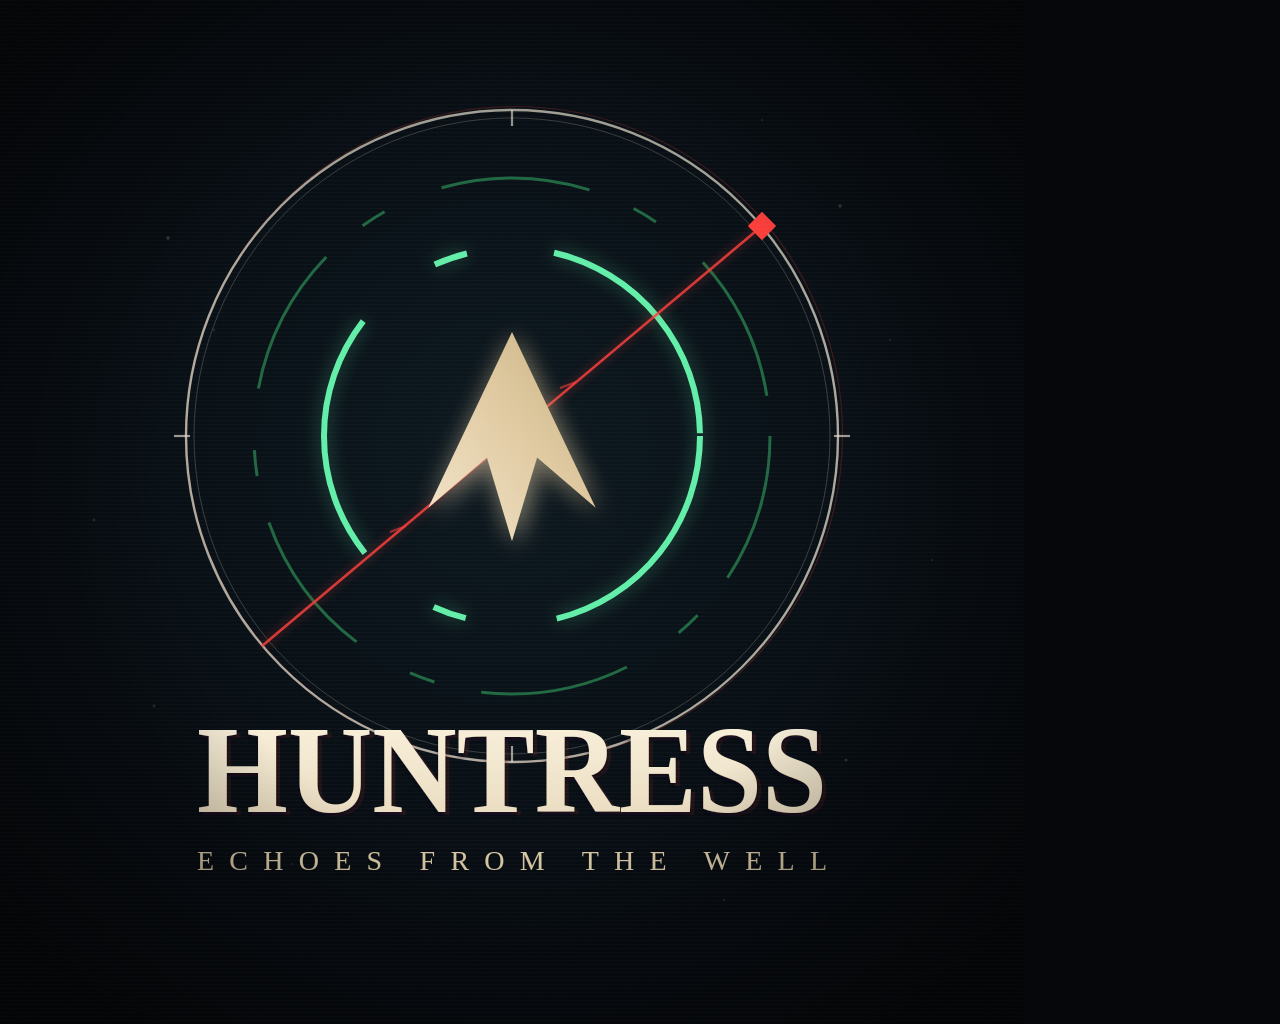
<file: art/icon/huntress/huntress_icon.html>
<!doctype html><html><head><meta charset="utf-8"><style>
@font-face{font-family:'AvenirX';src:url('file:///System/Library/Fonts/Avenir Next Condensed.ttc');}
@font-face{font-family:'DINX';src:url('file:///System/Library/Fonts/Supplemental/DIN Condensed Bold.ttf');}
html,body{margin:0;padding:0;width:1024px;height:1024px;overflow:hidden;background:#05070A;}
svg{display:block;width:1024px;height:1024px;}
</style></head><body>
<svg xmlns="http://www.w3.org/2000/svg" viewBox="0 0 1024 1024">
<defs>
  <radialGradient id="space" cx="0.5" cy="0.44" r="0.72">
    <stop offset="0" stop-color="#0A161D"/>
    <stop offset="0.55" stop-color="#050B11"/>
    <stop offset="1" stop-color="#02050A"/>
  </radialGradient>
  <radialGradient id="vignette" cx="0.5" cy="0.48" r="0.62">
    <stop offset="0.55" stop-color="#000000" stop-opacity="0"/>
    <stop offset="1" stop-color="#000000" stop-opacity="0.55"/>
  </radialGradient>
  <filter id="grain"><feTurbulence type="fractalNoise" baseFrequency="0.82" numOctaves="3" seed="29" result="n"/><feColorMatrix in="n" type="saturate" values="0"/><feComponentTransfer><feFuncA type="linear" slope="0.5"/></feComponentTransfer></filter>
  <filter id="greenGlow" x="-40%" y="-40%" width="180%" height="180%"><feGaussianBlur stdDeviation="9"/></filter>
  <filter id="softShadow" x="-20%" y="-20%" width="140%" height="150%">
    <feDropShadow dx="0" dy="4" stdDeviation="2.2" flood-color="#02050A" flood-opacity="0.55"/>
  </filter>
  <filter id="redGlow" x="-40%" y="-40%" width="180%" height="180%"><feGaussianBlur stdDeviation="5"/></filter>
  <filter id="creamGlow" x="-50%" y="-50%" width="200%" height="200%"><feGaussianBlur stdDeviation="12"/></filter>
  <linearGradient id="moonGold" x1="0" y1="0" x2="1" y2="1">
    <stop offset="0" stop-color="#F3E6CB"/><stop offset="0.55" stop-color="#E0C9A0"/><stop offset="1" stop-color="#C6AE7E"/>
  </linearGradient>
  <linearGradient id="wordCream" x1="0" y1="0" x2="0" y2="1">
    <stop offset="0" stop-color="#FCF4E0"/><stop offset="1" stop-color="#E7D8BA"/>
  </linearGradient>
  <pattern id="scan" width="4" height="4" patternUnits="userSpaceOnUse">
    <rect width="4" height="1" fill="#C8DBD2" opacity="0.028"/>
  </pattern>
  <!-- solid abstract huntress mark: one shape, aircraft / beast-track double read -->
  <g id="huntressMark">
    <path d="M 0 0 L -42 20 L -30 6 L -50 0 L -30 -6 L -42 -20 Z" fill="url(#moonGold)"/>
  </g>
</defs>
<g>
  <rect width="1024" height="1024" fill="url(#space)"/>

  <!-- deep-space dust, no star shapes -->
  <g fill="#E9E2D0">
    <circle cx="168" cy="238" r="1.8" opacity="0.22"/><circle cx="214" cy="330" r="1.1" opacity="0.16"/>
    <circle cx="312" cy="178" r="1.4" opacity="0.16"/><circle cx="840" cy="206" r="1.8" opacity="0.20"/>
    <circle cx="890" cy="340" r="1.1" opacity="0.14"/><circle cx="762" cy="120" r="1.2" opacity="0.12"/>
    <circle cx="154" cy="706" r="1.4" opacity="0.16"/><circle cx="846" cy="760" r="1.6" opacity="0.18"/>
    <circle cx="292" cy="864" r="1.1" opacity="0.12"/><circle cx="724" cy="900" r="1.3" opacity="0.12"/>
    <circle cx="932" cy="560" r="1.2" opacity="0.12"/><circle cx="94" cy="520" r="1.4" opacity="0.14"/>
  </g>

  <!-- outer well rim: cream ring + red misregistration + technical ticks -->
  <g fill="none">
    <circle cx="512" cy="436" r="328" stroke="#C8322B" stroke-width="1.2" opacity="0.28" transform="translate(2.5,-1.5)"/>
    <circle cx="512" cy="436" r="326" stroke="#E9E2D0" stroke-width="2.4" opacity="0.72"/>
    <circle cx="512" cy="436" r="318" stroke="#E9E2D0" stroke-width="1" opacity="0.22"/>
  </g>
  <g stroke="#E9E2D0" stroke-width="2.2" opacity="0.65">
    <path d="M 512 110 L 512 126"/><path d="M 512 746 L 512 762"/>
    <path d="M 174 436 L 190 436"/><path d="M 834 436 L 850 436"/>
  </g>

  <!-- green echo / life pulse rings -->
  <g fill="none">
    <circle cx="512" cy="436" r="188" stroke="#69FFB4" stroke-width="7" stroke-dasharray="250 92 34 88" opacity="0.32" filter="url(#greenGlow)"/>
    <circle cx="512" cy="436" r="188" stroke="#69FFB4" stroke-width="6" stroke-dasharray="250 92 34 88" opacity="0.92"/>
    <circle cx="512" cy="436" r="258" stroke="#3AD274" stroke-width="3" stroke-dasharray="150 48 26 62" opacity="0.45"/>
  </g>

  <!-- red scan beam -->
  <g>
    <path d="M 262 646 L 762 226" stroke="#FF3E3A" stroke-width="6" opacity="0.20" filter="url(#redGlow)"/>
    <path d="M 262 646 L 762 226" stroke="#FF3E3A" stroke-width="2.6" opacity="0.82"/>
    <path d="M 390 532 L 406 526" stroke="#FF3E3A" stroke-width="2" opacity="0.55"/>
    <path d="M 560 388 L 576 382" stroke="#FF3E3A" stroke-width="2" opacity="0.55"/>
    <rect x="752" y="216" width="20" height="20" transform="rotate(45 762 226)" fill="#FF3E3A"/>
  </g>

  <!-- shadow / lift for the mark -->
  <g opacity="0.38" filter="url(#creamGlow)" transform="translate(5,8)"><g transform="translate(512,332) rotate(-90) scale(4.185)"><use href="#huntressMark"/></g></g>
  <g opacity="0.20" filter="url(#creamGlow)"><g transform="translate(512,332) rotate(-90) scale(4.185)"><use href="#huntressMark"/></g></g>

  <!-- the abstract huntress mark -->
  <g opacity="0.10" filter="url(#creamGlow)"><g transform="translate(512,332) rotate(-90) scale(4.185)"><use href="#huntressMark"/></g></g>
  <g transform="translate(512,332) rotate(-90) scale(4.185)"><use href="#huntressMark"/></g>

  <!-- wordmark: only the game name -->
  <text x="516" y="815" font-family="AvenirX" font-weight="900" font-size="124" textLength="630" lengthAdjust="spacingAndGlyphs" fill="#C8322B" text-anchor="middle" opacity="0.15">HUNTRESS</text>
  <text x="512" y="812" font-family="AvenirX" font-weight="900" font-size="124" textLength="630" lengthAdjust="spacingAndGlyphs" fill="url(#wordCream)" text-anchor="middle" filter="url(#softShadow)">HUNTRESS</text>
  <text x="512" y="870" font-family="DINX" font-size="28" letter-spacing="0" textLength="630" lengthAdjust="spacing" fill="#DCCCA8" text-anchor="middle" filter="url(#softShadow)">ECHOES FROM THE WELL</text>

  <!-- texture: scanlines, vignette, grain -->
  <rect width="1024" height="1024" fill="url(#scan)"/>
  <rect width="1024" height="1024" fill="url(#vignette)"/>
  <rect width="1024" height="1024" filter="url(#grain)" opacity="0.05" style="mix-blend-mode:screen"/>
</g>
</svg>
</body></html>
</file>
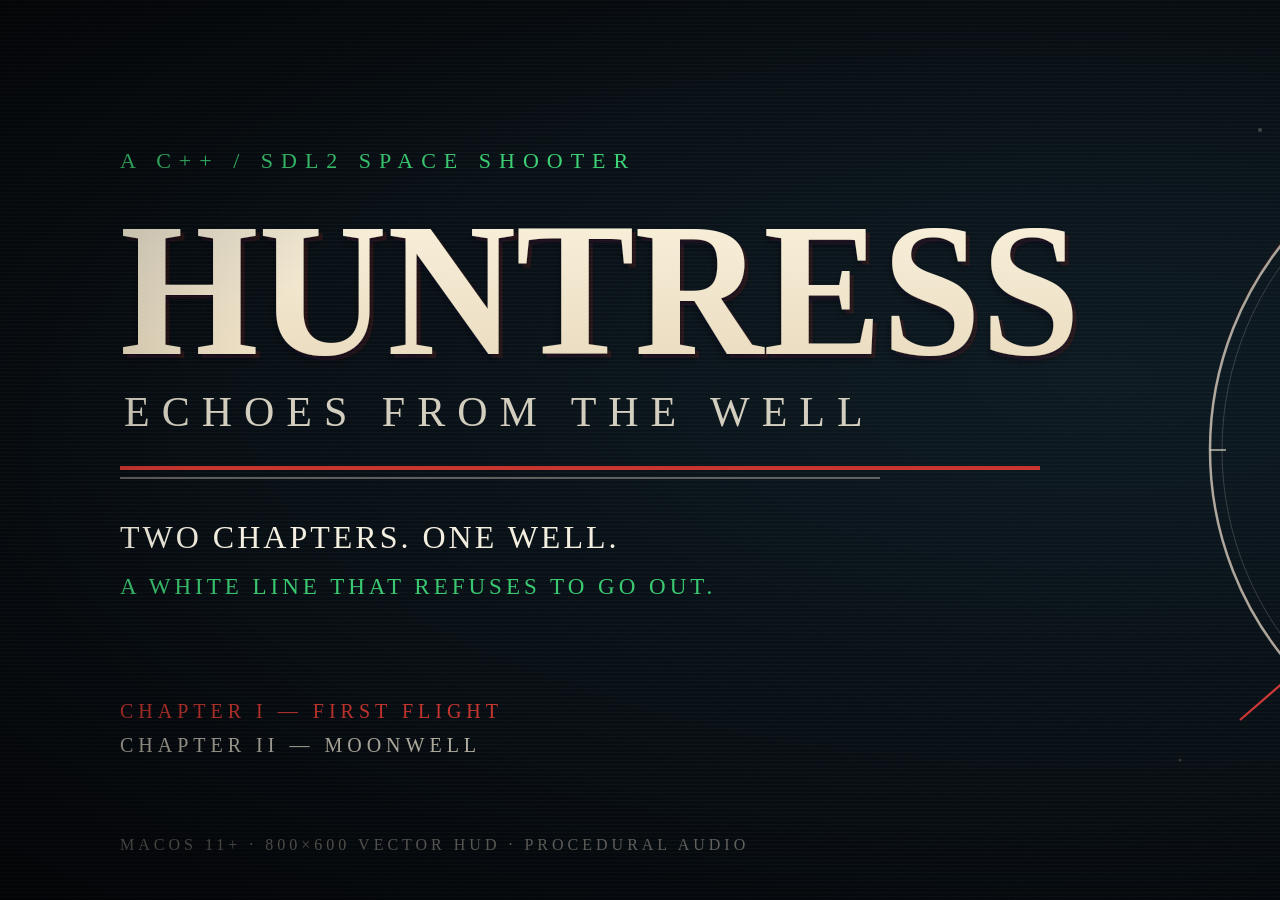
<file: art/readme/src/hero.html>
<!doctype html><html><head><meta charset="utf-8"><style>
@font-face{font-family:'AvenirX';src:url('file:///System/Library/Fonts/Avenir Next Condensed.ttc');}
@font-face{font-family:'DINX';src:url('file:///System/Library/Fonts/Supplemental/DIN Condensed Bold.ttf');}
html,body{margin:0;padding:0;width:2000px;height:900px;overflow:hidden;background:#02050A;}
svg{display:block;width:2000px;height:900px}
</style></head><body>
<svg xmlns="http://www.w3.org/2000/svg" viewBox="0 0 2000 900">
<defs>
 <radialGradient id="bg" cx="0.55" cy="0.42" r="0.8"><stop offset="0" stop-color="#0B1820"/><stop offset="0.6" stop-color="#050B11"/><stop offset="1" stop-color="#02050A"/></radialGradient>
 <radialGradient id="vig" cx="0.5" cy="0.5" r="0.72"><stop offset=".55" stop-color="#000" stop-opacity="0"/><stop offset="1" stop-color="#000" stop-opacity=".6"/></radialGradient>
 <linearGradient id="gold" x1="0" y1="0" x2="1" y2="1"><stop offset="0" stop-color="#F3E6CB"/><stop offset=".55" stop-color="#E0C9A0"/><stop offset="1" stop-color="#C6AE7E"/></linearGradient>
 <linearGradient id="cream" x1="0" y1="0" x2="0" y2="1"><stop offset="0" stop-color="#FCF4E0"/><stop offset="1" stop-color="#E7D8BA"/></linearGradient>
 <filter id="grain"><feTurbulence type="fractalNoise" baseFrequency=".8" numOctaves="3" seed="13" result="n"/><feColorMatrix in="n" type="saturate" values="0"/><feComponentTransfer><feFuncA type="linear" slope=".5"/></feComponentTransfer></filter>
 <filter id="glow"><feGaussianBlur stdDeviation="10"/></filter>
 <filter id="soft"><feDropShadow dx="0" dy="5" stdDeviation="4" flood-color="#02050A" flood-opacity=".6"/></filter>
 <pattern id="scan" width="4" height="4" patternUnits="userSpaceOnUse"><rect width="4" height="1" fill="#C8DBD2" opacity=".035"/></pattern>
 <g id="mark"><path d="M 0 0 L -42 20 L -30 6 L -50 0 L -30 -6 L -42 -20 Z" fill="url(#gold)"/></g>
</defs>
<rect width="2000" height="900" fill="url(#bg)"/>
<!-- dust -->
<g fill="#E9E2D0">
 <circle cx="1260" cy="130" r="2" opacity=".25"/><circle cx="1830" cy="180" r="1.5" opacity=".22"/><circle cx="1900" cy="650" r="2" opacity=".2"/>
 <circle cx="1180" cy="760" r="1.5" opacity=".18"/><circle cx="1650" cy="90" r="1.2" opacity=".2"/><circle cx="1850" cy="440" r="1.3" opacity=".16"/>
</g>
<!-- title block -->
<text x="120" y="168" font-family="DINX" font-size="22" letter-spacing="8" fill="#3AD274">A C++ / SDL2 SPACE SHOOTER</text>
<text x="124" y="358" font-family="AvenirX" font-weight="900" font-size="190" textLength="960" lengthAdjust="spacingAndGlyphs" fill="#C8322B" opacity=".18">HUNTRESS</text>
<text x="120" y="354" font-family="AvenirX" font-weight="900" font-size="190" textLength="960" lengthAdjust="spacingAndGlyphs" fill="url(#cream)" filter="url(#soft)">HUNTRESS</text>
<text x="124" y="426" font-family="DINX" font-size="42" letter-spacing="12" fill="#E9E2D0" opacity=".9">ECHOES FROM THE WELL</text>
<path d="M 120 468 L 1040 468" stroke="#C8322B" stroke-width="4"/>
<path d="M 120 478 L 880 478" stroke="#E9E2D0" stroke-width="1.5" opacity=".5"/>
<text x="120" y="548" font-family="DINX" font-size="32" letter-spacing="3" fill="#F4EFE0">TWO CHAPTERS. ONE WELL.</text>
<text x="120" y="594" font-family="DINX" font-size="23" letter-spacing="4" fill="#3AD274" opacity=".95">A WHITE LINE THAT REFUSES TO GO OUT.</text>
<text x="120" y="718" font-family="DINX" font-size="20" letter-spacing="5" fill="#C8322B">CHAPTER I — FIRST FLIGHT</text>
<text x="120" y="752" font-family="DINX" font-size="20" letter-spacing="5" fill="#E9E2D0" opacity=".8">CHAPTER II — MOONWELL</text>
<text x="120" y="850" font-family="DINX" font-size="16" letter-spacing="4" fill="#E9E2D0" opacity=".45">MACOS 11+ · 800×600 VECTOR HUD · PROCEDURAL AUDIO</text>
<!-- right emblem -->
<g transform="translate(1540,450)">
 <circle r="332" fill="none" stroke="#C8322B" stroke-width="1.2" opacity=".25" transform="translate(2,-2)"/>
 <circle r="330" fill="none" stroke="#E9E2D0" stroke-width="2.5" opacity=".7"/>
 <circle r="318" fill="none" stroke="#E9E2D0" stroke-width="1" opacity=".2"/>
 <g stroke="#E9E2D0" stroke-width="2" opacity=".6"><path d="M 0 -330 L 0 -314"/><path d="M 0 330 L 0 314"/><path d="M -330 0 L -314 0"/><path d="M 330 0 L 314 0"/></g>
 <g fill="none">
  <circle r="188" stroke="#69FFB4" stroke-width="6" stroke-dasharray="250 92 34 88" opacity=".3" filter="url(#glow)"/>
  <circle r="188" stroke="#69FFB4" stroke-width="5.5" stroke-dasharray="250 92 34 88" opacity=".9"/>
  <circle r="252" stroke="#3AD274" stroke-width="3" stroke-dasharray="150 48 26 62" opacity=".5"/>
 </g>
 <path d="M -300 270 L 300 -250" stroke="#FF3E3A" stroke-width="2.2" opacity=".8"/>
 <rect x="292" y="-262" width="18" height="18" transform="rotate(45 300 -252)" fill="#FF3E3A"/>
 <g opacity=".16" filter="url(#glow)"><g transform="translate(0,-160) rotate(-90) scale(6.4)"><use href="#mark"/></g></g>
 <g transform="translate(0,-160) rotate(-90) scale(6.4)"><use href="#mark"/></g>
</g>
<rect width="2000" height="900" fill="url(#scan)"/>
<rect width="2000" height="900" fill="url(#vig)"/>
<rect width="2000" height="900" filter="url(#grain)" opacity=".045" style="mix-blend-mode:screen"/>
</svg>
</body></html>
</file>
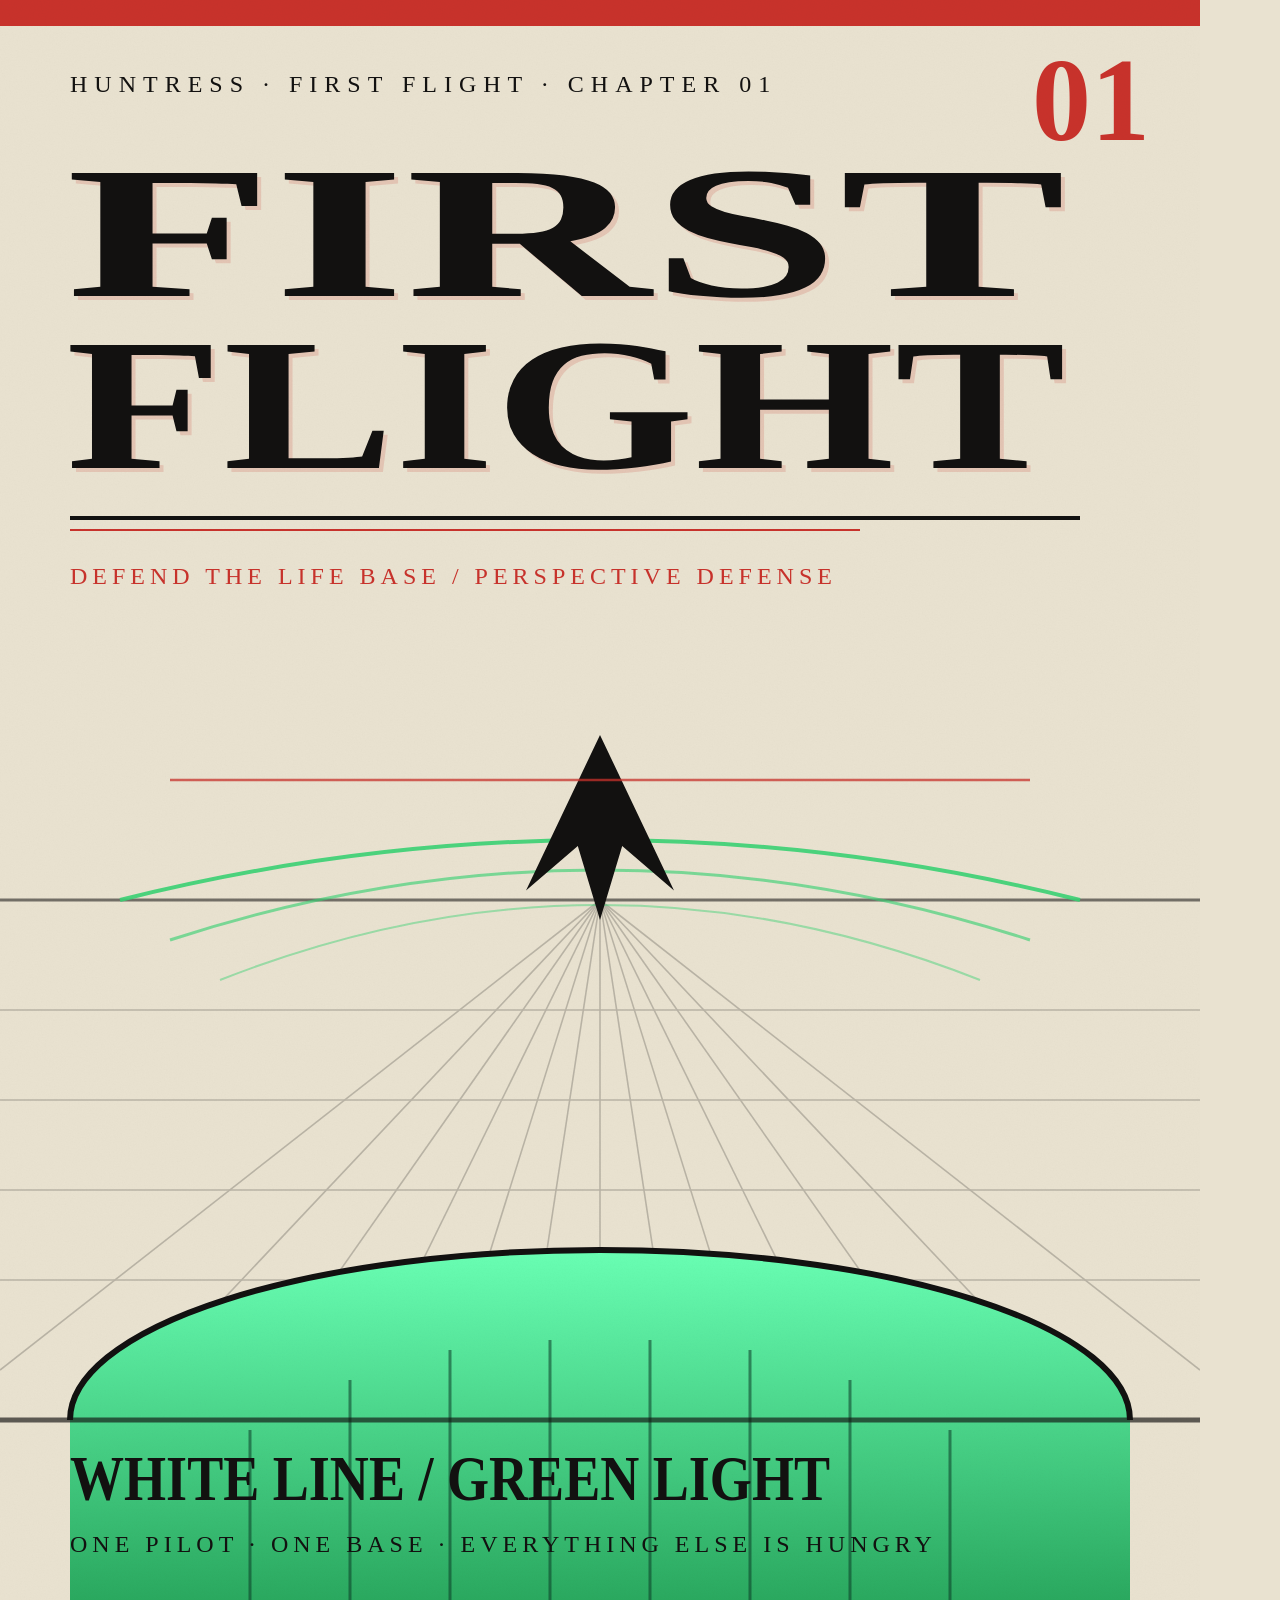
<file: art/readme/src/poster_first_flight.html>
<!doctype html><html><head><meta charset="utf-8"><style>
@font-face{font-family:'AvenirX';src:url('file:///System/Library/Fonts/Avenir Next Condensed.ttc');}
@font-face{font-family:'DINX';src:url('file:///System/Library/Fonts/Supplemental/DIN Condensed Bold.ttf');}
html,body{margin:0;padding:0;width:1200px;height:1600px;overflow:hidden;background:#E9E2D0;}
svg{display:block;width:1200px;height:1600px}
</style></head><body>
<svg xmlns="http://www.w3.org/2000/svg" viewBox="0 0 1200 1600">
<defs>
 <filter id="grain"><feTurbulence type="fractalNoise" baseFrequency=".75" numOctaves="3" seed="23" result="n"/><feColorMatrix in="n" type="saturate" values="0"/><feComponentTransfer><feFuncA type="linear" slope=".5"/></feComponentTransfer></filter>
 <linearGradient id="greenFade" x1="0" y1="0" x2="0" y2="1"><stop offset="0" stop-color="#69FFB4"/><stop offset="1" stop-color="#2AA95F"/></linearGradient>
 <g id="mark"><path d="M 0 0 L -42 20 L -30 6 L -50 0 L -30 -6 L -42 -20 Z" fill="#121110"/></g>
</defs>
<rect width="1200" height="1600" fill="#E9E2D0"/>
<!-- top strip -->
<rect width="1200" height="26" fill="#C8322B"/>
<text x="70" y="92" font-family="DINX" font-size="24" letter-spacing="7" fill="#121110">HUNTRESS · FIRST FLIGHT · CHAPTER 01</text>
<text x="70" y="300" font-family="AvenirX" font-weight="900" font-size="188" textLength="1000" lengthAdjust="spacingAndGlyphs" fill="#C8322B" opacity=".16">FIRST</text>
<text x="66" y="296" font-family="AvenirX" font-weight="900" font-size="188" textLength="1000" lengthAdjust="spacingAndGlyphs" fill="#121110">FIRST</text>
<text x="70" y="472" font-family="AvenirX" font-weight="900" font-size="188" textLength="1000" lengthAdjust="spacingAndGlyphs" fill="#C8322B" opacity=".16">FLIGHT</text>
<text x="66" y="468" font-family="AvenirX" font-weight="900" font-size="188" textLength="1000" lengthAdjust="spacingAndGlyphs" fill="#121110">FLIGHT</text>
<text x="1032" y="140" font-family="AvenirX" font-weight="900" font-size="118" fill="#C8322B">01</text>
<path d="M 70 518 L 1080 518" stroke="#121110" stroke-width="4"/>
<path d="M 70 530 L 860 530" stroke="#C8322B" stroke-width="2"/>
<text x="70" y="584" font-family="DINX" font-size="24" letter-spacing="5" fill="#C8322B">DEFEND THE LIFE BASE / PERSPECTIVE DEFENSE</text>

<!-- perspective grid -->
<g stroke="#121110" stroke-width="1.6" opacity=".22">
 <path d="M 600 900 L 0 1370"/><path d="M 600 900 L 100 1430"/><path d="M 600 900 L 200 1470"/><path d="M 600 900 L 300 1510"/><path d="M 600 900 L 400 1540"/><path d="M 600 900 L 500 1560"/><path d="M 600 900 L 600 1570"/><path d="M 600 900 L 700 1560"/><path d="M 600 900 L 800 1540"/><path d="M 600 900 L 900 1510"/><path d="M 600 900 L 1000 1470"/><path d="M 600 900 L 1100 1430"/><path d="M 600 900 L 1200 1370"/>
 <path d="M 0 1010 L 1200 1010"/><path d="M 0 1100 L 1200 1100"/><path d="M 0 1190 L 1200 1190"/><path d="M 0 1280 L 1200 1280"/>
</g>
<!-- horizon -->
<path d="M 0 900 L 1200 900" stroke="#121110" stroke-width="3" opacity=".55"/>

<!-- green shockwave arcs -->
<g fill="none" stroke="#3AD274" opacity=".9">
 <path d="M 120 900 Q 600 780 1080 900" stroke-width="4"/>
 <path d="M 170 940 Q 600 800 1030 940" stroke-width="3" opacity=".7"/>
 <path d="M 220 980 Q 600 830 980 980" stroke-width="2" opacity=".5"/>
</g>

<!-- plane -->
<g transform="translate(600,735) rotate(-90) scale(3.7)">
 <use href="#mark"/>
</g>
<path d="M 170 780 L 1030 780" stroke="#C8322B" stroke-width="2.5" opacity=".75"/>

<!-- green base dome -->
<path d="M 70 1600 L 70 1420 A 530 170 0 0 1 1130 1420 L 1130 1600 Z" fill="url(#greenFade)"/>
<path d="M 70 1420 A 530 170 0 0 1 1130 1420" fill="none" stroke="#121110" stroke-width="6"/>
<g stroke="#0B3B26" stroke-width="3" opacity=".55">
 <path d="M 250 1430 L 250 1600"/><path d="M 350 1380 L 350 1600"/><path d="M 450 1350 L 450 1600"/><path d="M 550 1340 L 550 1600"/><path d="M 650 1340 L 650 1600"/><path d="M 750 1350 L 750 1600"/><path d="M 850 1380 L 850 1600"/><path d="M 950 1430 L 950 1600"/>
</g>
<path d="M 0 1420 L 1200 1420" stroke="#121110" stroke-width="5" opacity=".65"/>

<!-- bottom type -->
<text x="70" y="1500" font-family="AvenirX" font-weight="900" font-size="64" textLength="760" lengthAdjust="spacingAndGlyphs" fill="#121110">WHITE LINE / GREEN LIGHT</text>
<text x="70" y="1552" font-family="DINX" font-size="24" letter-spacing="5" fill="#121110">ONE PILOT · ONE BASE · EVERYTHING ELSE IS HUNGRY</text>

<!-- paper grain -->
<rect width="1200" height="1600" filter="url(#grain)" opacity=".075" style="mix-blend-mode:multiply"/>
</svg>
</body></html>
</file>
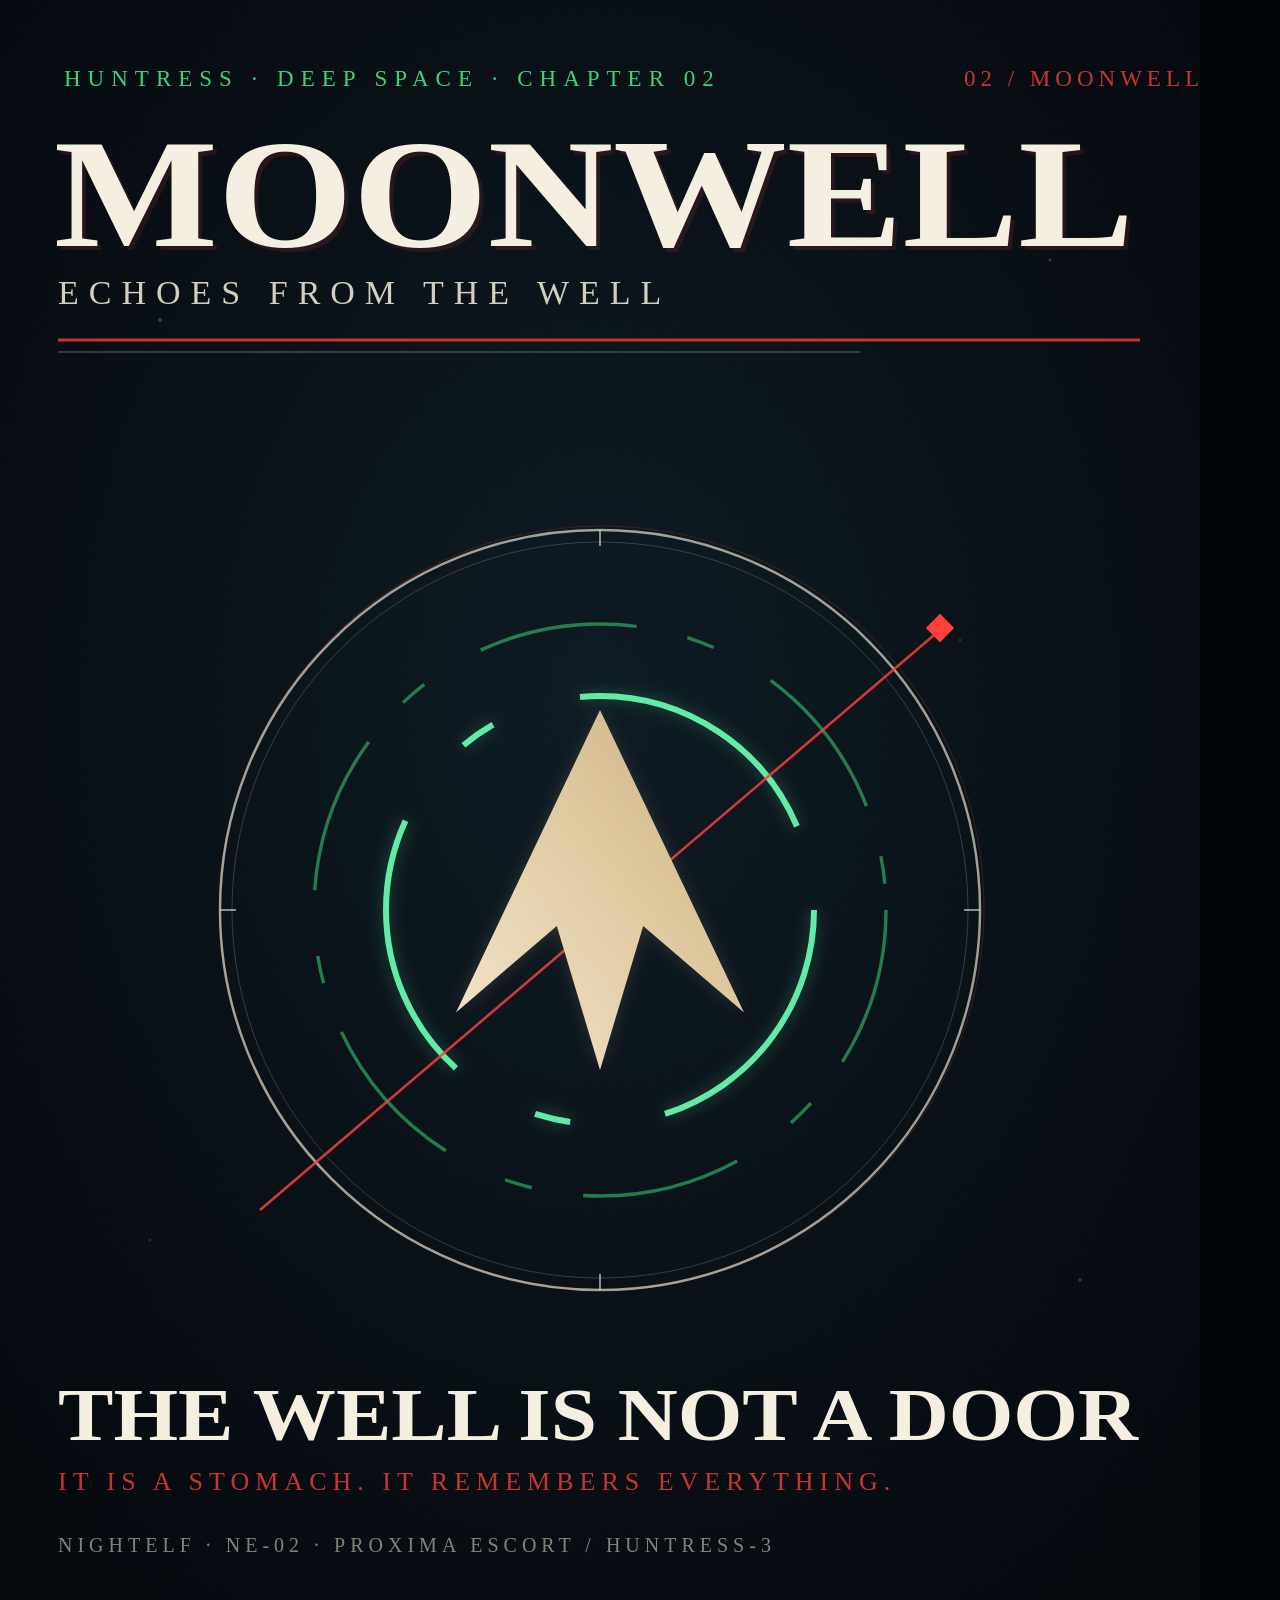
<file: art/readme/src/poster_moonwell.html>
<!doctype html><html><head><meta charset="utf-8"><style>
@font-face{font-family:'AvenirX';src:url('file:///System/Library/Fonts/Avenir Next Condensed.ttc');}
@font-face{font-family:'DINX';src:url('file:///System/Library/Fonts/Supplemental/DIN Condensed Bold.ttf');}
html,body{margin:0;padding:0;width:1200px;height:1600px;overflow:hidden;background:#02050A;}
svg{display:block;width:1200px;height:1600px}
</style></head><body>
<svg xmlns="http://www.w3.org/2000/svg" viewBox="0 0 1200 1600">
<defs>
 <radialGradient id="bg" cx=".5" cy=".44" r=".8"><stop offset="0" stop-color="#0B1820"/><stop offset=".6" stop-color="#050B11"/><stop offset="1" stop-color="#02050A"/></radialGradient>
 <linearGradient id="gold" x1="0" y1="0" x2="1" y2="1"><stop offset="0" stop-color="#F3E6CB"/><stop offset=".55" stop-color="#E0C9A0"/><stop offset="1" stop-color="#C6AE7E"/></linearGradient>
 <filter id="grain"><feTurbulence type="fractalNoise" baseFrequency=".8" numOctaves="3" seed="31" result="n"/><feColorMatrix in="n" type="saturate" values="0"/><feComponentTransfer><feFuncA type="linear" slope=".5"/></feComponentTransfer></filter>
 <filter id="glow"><feGaussianBlur stdDeviation="8"/></filter>
 <g id="mark"><path d="M 0 0 L -42 20 L -30 6 L -50 0 L -30 -6 L -42 -20 Z" fill="url(#gold)"/></g>
</defs>
<rect width="1200" height="1600" fill="url(#bg)"/>
<!-- dust -->
<g fill="#E9E2D0"><circle cx="160" cy="320" r="2" opacity=".22"/><circle cx="1050" cy="260" r="1.5" opacity=".2"/><circle cx="1080" cy="1280" r="2" opacity=".18"/><circle cx="150" cy="1240" r="1.5" opacity=".16"/><circle cx="960" cy="640" r="1.2" opacity=".18"/></g>
<!-- header -->
<text x="64" y="86" font-family="DINX" font-size="23" letter-spacing="7" fill="#3AD274">HUNTRESS · DEEP SPACE · CHAPTER 02</text>
<text x="1204" y="86" font-family="DINX" font-size="23" letter-spacing="5" fill="#C8322B" text-anchor="end">02 / MOONWELL</text>
<text x="58" y="250" font-family="AvenirX" font-weight="900" font-size="154" textLength="1080" lengthAdjust="spacingAndGlyphs" fill="#C8322B" opacity=".16">MOONWELL</text>
<text x="54" y="246" font-family="AvenirX" font-weight="900" font-size="154" textLength="1080" lengthAdjust="spacingAndGlyphs" fill="#F4EFE0">MOONWELL</text>
<text x="58" y="304" font-family="DINX" font-size="34" letter-spacing="10" fill="#E9E2D0" opacity=".9">ECHOES FROM THE WELL</text>
<path d="M 58 340 L 1140 340" stroke="#C8322B" stroke-width="3"/>
<path d="M 58 352 L 860 352" stroke="#E9E2D0" stroke-width="1" opacity=".4"/>

<!-- emblem -->
<g transform="translate(600,910)">
 <circle r="382" fill="none" stroke="#C8322B" stroke-width="1.2" opacity=".24" transform="translate(2,-2)"/>
 <circle r="380" fill="none" stroke="#E9E2D0" stroke-width="2.5" opacity=".68"/>
 <circle r="368" fill="none" stroke="#E9E2D0" stroke-width="1" opacity=".2"/>
 <g stroke="#E9E2D0" stroke-width="2" opacity=".6"><path d="M 0 -380 L 0 -364"/><path d="M 0 380 L 0 364"/><path d="M -380 0 L -364 0"/><path d="M 380 0 L 364 0"/></g>
 <g fill="none">
  <circle r="214" stroke="#69FFB4" stroke-width="7" stroke-dasharray="270 96 36 92" opacity=".28" filter="url(#glow)"/>
  <circle r="214" stroke="#69FFB4" stroke-width="6" stroke-dasharray="270 96 36 92" opacity=".9"/>
  <circle r="286" stroke="#3AD274" stroke-width="3.4" stroke-dasharray="160 52 28 66" opacity=".55"/>
 </g>
 <path d="M -340 300 L 340 -280" stroke="#FF3E3A" stroke-width="2.6" opacity=".82"/>
 <rect x="330" y="-292" width="20" height="20" transform="rotate(45 340 -282)" fill="#FF3E3A"/>
 <g opacity=".16" filter="url(#glow)"><g transform="translate(0,-200) rotate(-90) scale(7.2)"><use href="#mark"/></g></g>
 <g transform="translate(0,-200) rotate(-90) scale(7.2)"><use href="#mark"/></g>
</g>

<!-- bottom copy -->
<text x="58" y="1440" font-family="AvenirX" font-weight="900" font-size="74" textLength="1080" lengthAdjust="spacingAndGlyphs" fill="#F4EFE0">THE WELL IS NOT A DOOR</text>
<text x="58" y="1490" font-family="DINX" font-size="26" letter-spacing="6" fill="#C8322B">IT IS A STOMACH. IT REMEMBERS EVERYTHING.</text>
<text x="58" y="1552" font-family="DINX" font-size="20" letter-spacing="5" fill="#E9E2D0" opacity=".55">NIGHTELF · NE-02 · PROXIMA ESCORT / HUNTRESS-3</text>

<rect width="1200" height="1600" filter="url(#grain)" opacity=".055" style="mix-blend-mode:screen"/>
</svg>
</body></html>
</file>
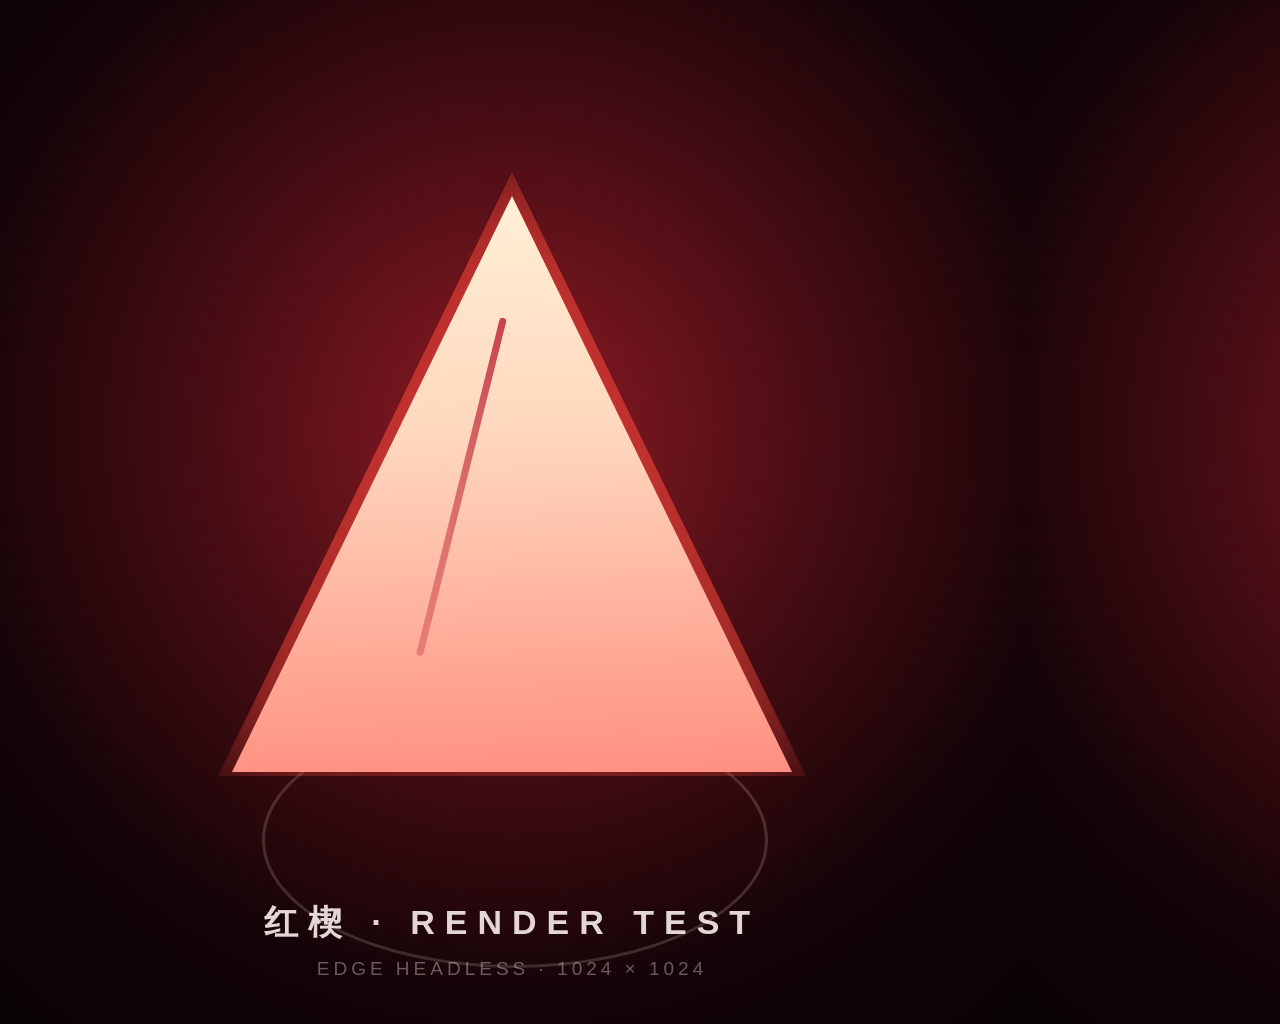
<file: art/icon/huntress/_pipeline/_selftest/render_test.html>
<!doctype html>
<html lang="zh">
<head>
<meta charset="utf-8">
<title>render.sh selftest — Edge 无头渲染测试稿</title>
<style>
  html, body { margin: 0; padding: 0; width: 1024px; height: 1024px; overflow: hidden; }
  body {
    position: relative;
    background: radial-gradient(circle at 50% 42%, #8e1a24 0%, #4a0d14 38%, #140407 72%, #080203 100%);
  }
  /* 三角外发光 */
  .glow {
    position: absolute; left: 218px; top: 172px; width: 588px; height: 604px;
    background: #ff4a3c;
    clip-path: polygon(50% 0%, 100% 100%, 0% 100%);
    filter: blur(58px);
    opacity: .55;
  }
  /* 米白→珊瑚的三角楔 */
  .tri {
    position: absolute; left: 232px; top: 196px; width: 560px; height: 576px;
    background: linear-gradient(178deg, #fff0d6 0%, #ffd7bd 42%, #ff8f80 100%);
    clip-path: polygon(50% 0%, 100% 100%, 0% 100%);
  }
  /* 三角内的一条暗红刻线 */
  .score {
    position: absolute; left: 500px; top: 318px; width: 7px; height: 348px;
    background: linear-gradient(180deg, rgba(190,40,55,.85), rgba(190,40,55,.35));
    transform: rotate(14deg); transform-origin: top center;
    border-radius: 4px;
  }
  /* 底部一圈很淡的环，让画面有层次 */
  .ring {
    position: absolute; left: 262px; top: 712px; width: 500px; height: 250px;
    border: 3px solid rgba(255, 214, 200, .18);
    border-radius: 50%;
    border-top-color: transparent;
  }
  .caption {
    position: absolute; left: 0; bottom: 78px; width: 1024px; text-align: center;
    font-family: -apple-system, "SF Pro Display", "PingFang SC", sans-serif;
    color: rgba(255, 244, 240, .88); font-size: 34px; font-weight: 600;
    letter-spacing: 10px;
  }
  .sub {
    position: absolute; left: 0; bottom: 44px; width: 1024px; text-align: center;
    font-family: -apple-system, "SF Pro Display", "PingFang SC", sans-serif;
    color: rgba(255, 244, 240, .36); font-size: 19px; letter-spacing: 4px;
  }
</style>
</head>
<body>
  <div class="ring"></div>
  <div class="glow"></div>
  <div class="tri"></div>
  <div class="score"></div>
  <div class="caption">红楔 · RENDER TEST</div>
  <div class="sub">EDGE HEADLESS · 1024 × 1024</div>
</body>
</html>
</file>
